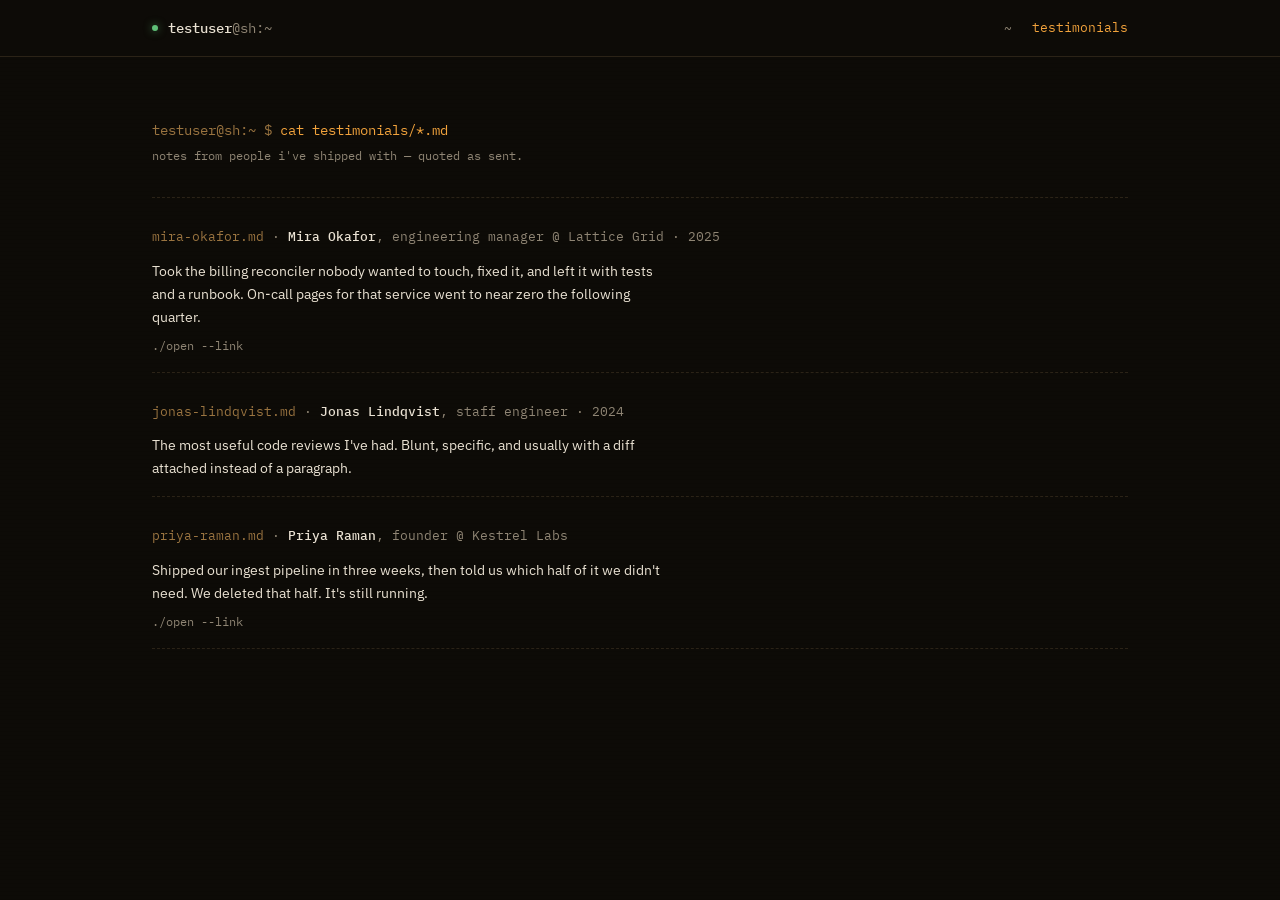
<file: specs/spec/004-show-description/canvas/index.html>
<!doctype html>
<html lang="en" class="dark">
<head>
<meta charset="utf-8">
<meta name="viewport" content="width=device-width, initial-scale=1">
<meta name="theme-color" content="#0d0b07">
<title>testimonials — testuser@sh (direction A, recommended)</title>
<link rel="stylesheet" href="styles.css">
</head>
<body>
<div class="scanlines" aria-hidden="true"></div>
<main class="shell">
  <header class="appbar">
    <div class="appbar-inner">
      <a class="handle" href="home.html" aria-label="home"><span class="dot" aria-hidden="true"></span><span class="txt">testuser<span class="dim">@sh:~</span></span></a>
      <nav class="nav" aria-label="primary">
        <a href="home.html" aria-label="home">~</a>
        <a href="index.html" aria-current="page">testimonials</a>
      </nav>
    </div>
  </header>

  <div class="scroll">
    <section class="container">
      <p class="cmd">testuser@sh:~ $ <span class="c">cat testimonials/*.md</span></p>
      <p class="sub">notes from people i've shipped with — quoted as sent.</p>

      <ul class="files">
        <li>
          <p class="file-h">
            <span class="slug">mira-okafor.md</span>
            <span class="who"><span class="name">Mira Okafor</span><span class="meta">, engineering manager @ Lattice Grid</span><span class="meta year"> · 2025</span></span>
          </p>
          <p class="quote">Took the billing reconciler nobody wanted to touch, fixed it, and left it with tests and a runbook. On-call pages for that service went to near zero the following quarter.</p>
          <a class="ghost" href="#" target="_blank" rel="noreferrer">./open --link</a>
        </li>
        <li>
          <p class="file-h">
            <span class="slug">jonas-lindqvist.md</span>
            <span class="who"><span class="name">Jonas Lindqvist</span><span class="meta">, staff engineer</span><span class="meta year"> · 2024</span></span>
          </p>
          <p class="quote">The most useful code reviews I've had. Blunt, specific, and usually with a diff attached instead of a paragraph.</p>
        </li>
        <li>
          <p class="file-h">
            <span class="slug">priya-raman.md</span>
            <span class="who"><span class="name">Priya Raman</span><span class="meta">, founder @ Kestrel Labs</span></span>
          </p>
          <p class="quote">Shipped our ingest pipeline in three weeks, then told us which half of it we didn't need. We deleted that half. It's still running.</p>
          <a class="ghost" href="#" target="_blank" rel="noreferrer">./open --link</a>
        </li>
      </ul>
    </section>
  </div>
</main>

<script>
window.ANNOTATIONS = [
  [".appbar .handle", "appbar: positive status dot + SHELL handle; nav lowercase, active item in accent (aria-current)"],
  [".cmd", "command header: {SHELL} $ in accent-muted, command in accent (AGENTS.md:179-184)"],
  [".sub", "subtitle: 12px text-secondary, dry first-person copy"],
  [".files li:first-child .file-h", "row header, mono 13px: {slug}.md accent-muted · name 500 · role/company/year text-secondary"],
  [".files li:first-child .quote", "quote: IBM Plex Sans 14px/1.65, max 65ch — sans is for reading (rule 3)"],
  [".files li:first-child .ghost", "optional link: ghost button text → accent on hover, label ./open --link"],
  [".files li:nth-child(2) .file-h", "no company: no dangling @ (AC-003.2)"],
  [".files li:nth-child(3) .file-h", "no year: no trailing · (AC-003.2)"]
];
</script>
<script src="annotate.js"></script>
</body>
</html>
</file>
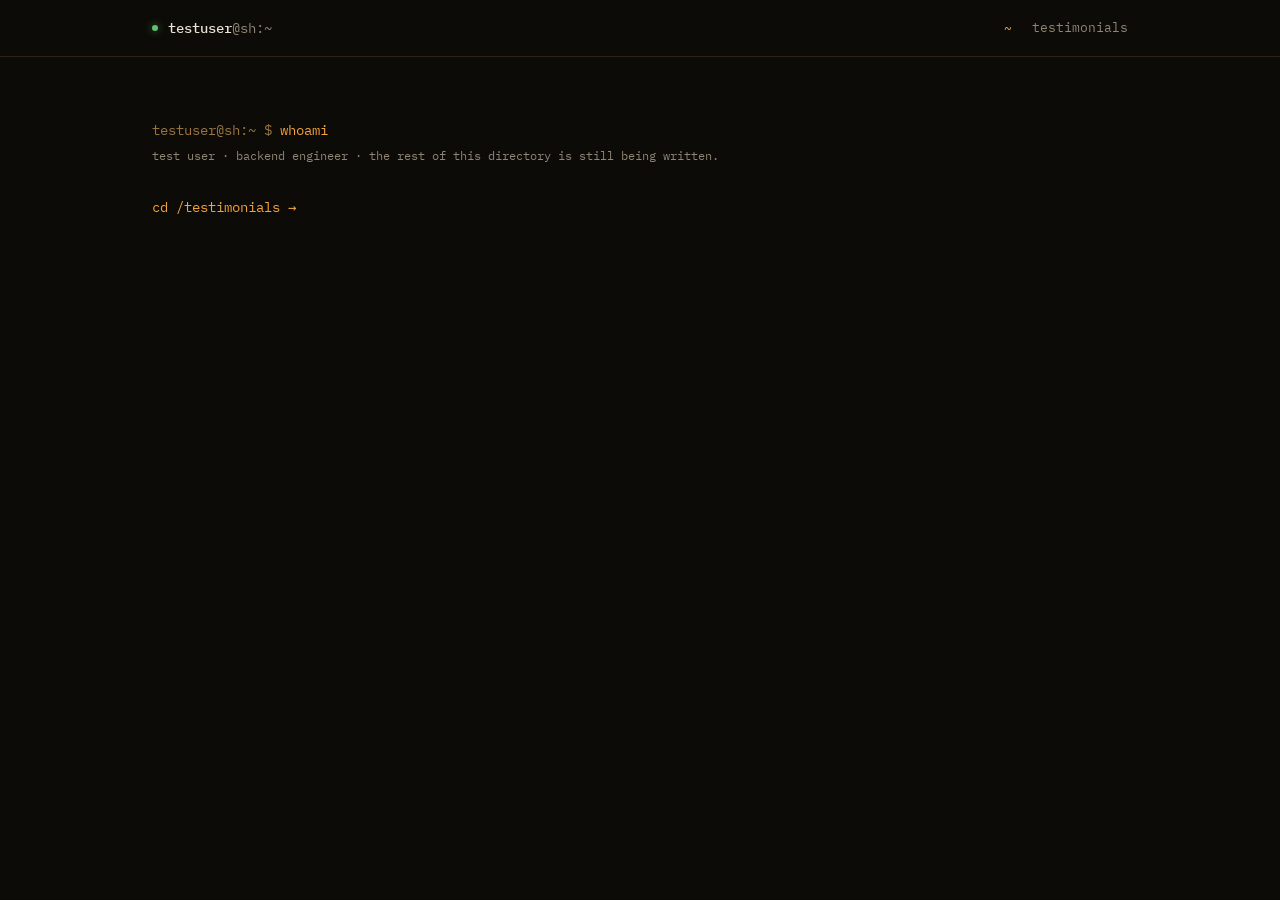
<file: specs/spec/004-show-description/canvas/home.html>
<!doctype html>
<html lang="en" class="dark">
<head>
<meta charset="utf-8">
<meta name="viewport" content="width=device-width, initial-scale=1">
<meta name="theme-color" content="#0d0b07">
<title>testuser@sh:~</title>
<link rel="stylesheet" href="styles.css">
</head>
<body>
<div class="scanlines" aria-hidden="true"></div>
<main class="shell">
  <header class="appbar">
    <div class="appbar-inner">
      <a class="handle" href="home.html" aria-label="home"><span class="dot" aria-hidden="true"></span><span class="txt">testuser<span class="dim">@sh:~</span></span></a>
      <nav class="nav" aria-label="primary">
        <a href="home.html" aria-label="home" aria-current="page">~</a>
        <a href="index.html">testimonials</a>
      </nav>
    </div>
  </header>

  <div class="scroll">
    <section class="container">
      <p class="cmd">testuser@sh:~ $ <span class="c">whoami</span></p>
      <p class="sub">test user · backend engineer · the rest of this directory is still being written.</p>

      <a class="cd" href="index.html">cd /testimonials →</a>
    </section>
  </div>
</main>

<script>
window.ANNOTATIONS = [
  [".cmd", "minimal home: plain whoami (the typed whoami --verbose hero is a later feature)"],
  [".sub", "one-line placeholder identity from prompt:21-23; replaced by the person later (A1)"],
  [".cd", "navigation-away link is always cd (AGENTS.md:192-194): accent, accent-hover on hover"]
];
</script>
<script src="annotate.js"></script>
</body>
</html>
</file>
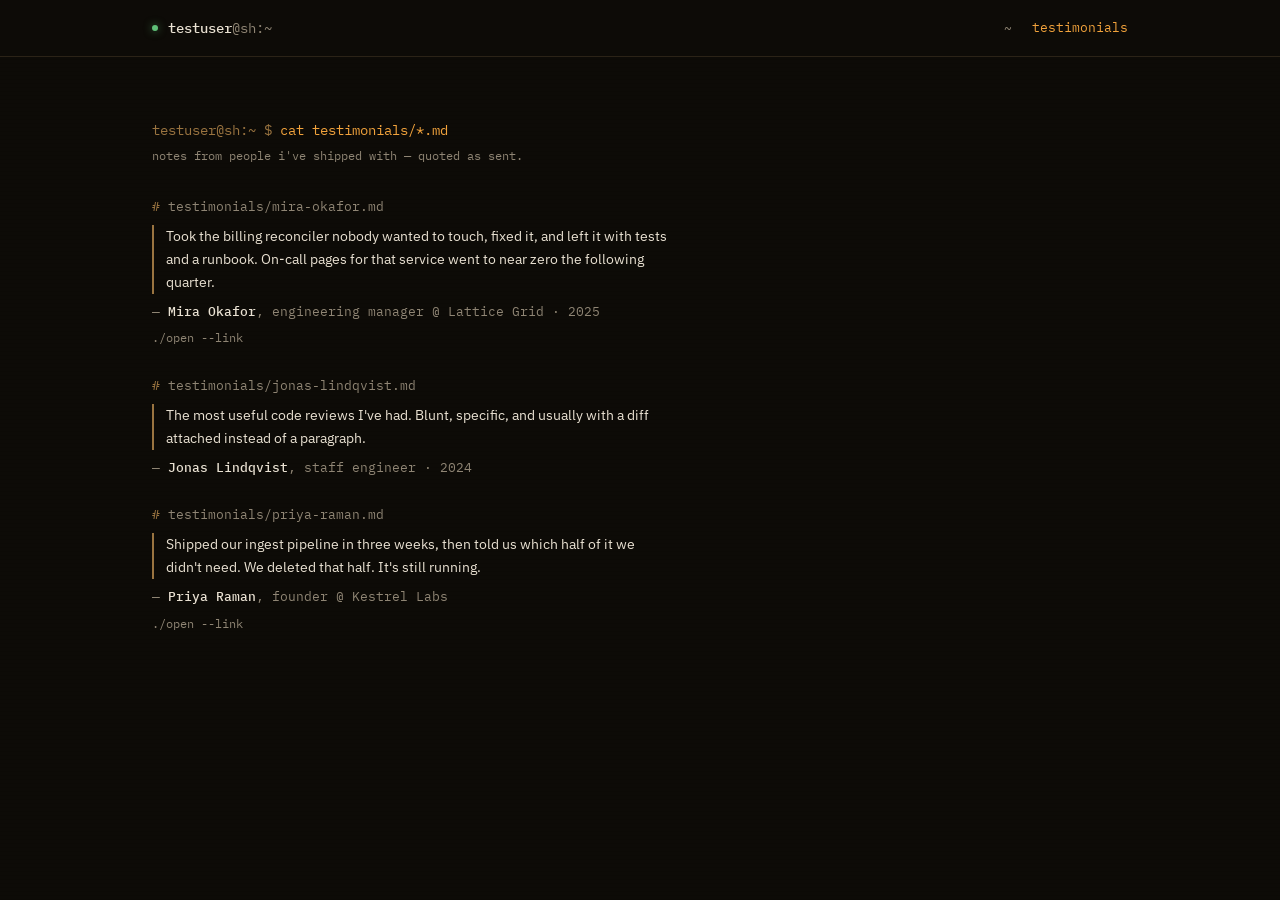
<file: specs/spec/004-show-description/canvas/testimonials-alt.html>
<!doctype html>
<html lang="en" class="dark">
<head>
<meta charset="utf-8">
<meta name="viewport" content="width=device-width, initial-scale=1">
<meta name="theme-color" content="#0d0b07">
<title>testimonials — testuser@sh (direction B, alternative: literal file output)</title>
<link rel="stylesheet" href="styles.css">
</head>
<body>
<div class="scanlines" aria-hidden="true"></div>
<main class="shell">
  <header class="appbar">
    <div class="appbar-inner">
      <a class="handle" href="home.html" aria-label="home"><span class="dot" aria-hidden="true"></span><span class="txt">testuser<span class="dim">@sh:~</span></span></a>
      <nav class="nav" aria-label="primary">
        <a href="home.html" aria-label="home">~</a>
        <a href="index.html" aria-current="page">testimonials</a>
      </nav>
    </div>
  </header>

  <div class="scroll">
    <section class="container">
      <p class="cmd">testuser@sh:~ $ <span class="c">cat testimonials/*.md</span></p>
      <p class="sub">notes from people i've shipped with — quoted as sent.</p>

      <div class="doc">
        <article>
          <p class="fh"><span class="hash">#</span> testimonials/mira-okafor.md</p>
          <blockquote class="bq">Took the billing reconciler nobody wanted to touch, fixed it, and left it with tests and a runbook. On-call pages for that service went to near zero the following quarter.</blockquote>
          <p class="attr">— <span class="name">Mira Okafor</span>, engineering manager @ Lattice Grid · 2025</p>
          <a class="ghost" href="#" target="_blank" rel="noreferrer">./open --link</a>
        </article>
        <article>
          <p class="fh"><span class="hash">#</span> testimonials/jonas-lindqvist.md</p>
          <blockquote class="bq">The most useful code reviews I've had. Blunt, specific, and usually with a diff attached instead of a paragraph.</blockquote>
          <p class="attr">— <span class="name">Jonas Lindqvist</span>, staff engineer · 2024</p>
        </article>
        <article>
          <p class="fh"><span class="hash">#</span> testimonials/priya-raman.md</p>
          <blockquote class="bq">Shipped our ingest pipeline in three weeks, then told us which half of it we didn't need. We deleted that half. It's still running.</blockquote>
          <p class="attr">— <span class="name">Priya Raman</span>, founder @ Kestrel Labs</p>
          <a class="ghost" href="#" target="_blank" rel="noreferrer">./open --link</a>
        </article>
      </div>
    </section>
  </div>
</main>

<script>
window.ANNOTATIONS = [
  [".doc article:first-child .fh", "file name as a # comment line (stacks' note idiom, AGENTS.md:233-234)"],
  [".doc article:first-child .bq", "quote as a markdown blockquote: 2px accent-muted left rule, sans body (AGENTS.md:260-264)"],
  [".doc article:first-child .attr", "attribution below the quote, mono text-secondary, name in text-primary"],
  [".doc article:nth-child(2)", "no dashed borders: files are separated by whitespace only"]
];
</script>
<script src="annotate.js"></script>
</body>
</html>
</file>
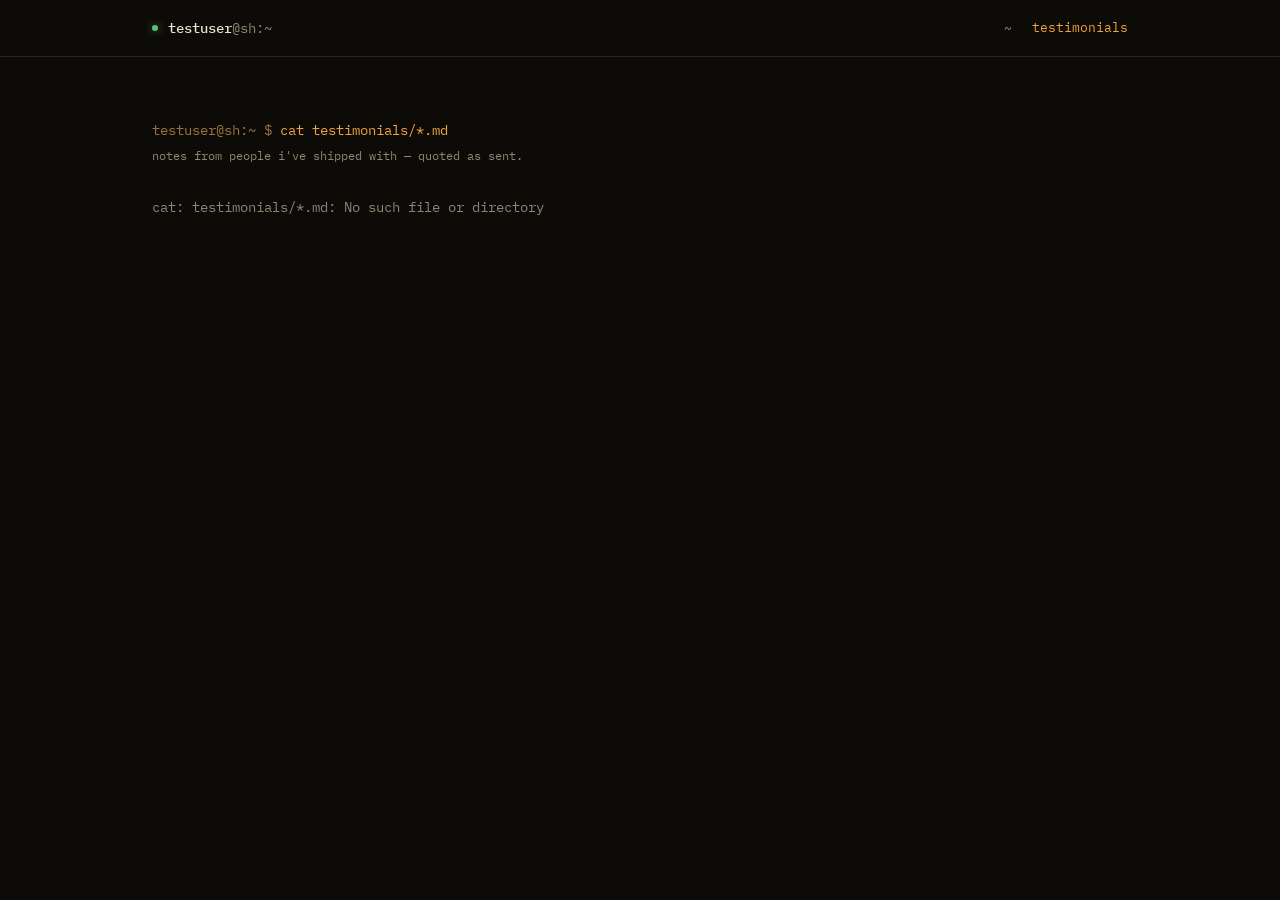
<file: specs/spec/004-show-description/canvas/testimonials-empty.html>
<!doctype html>
<html lang="en" class="dark">
<head>
<meta charset="utf-8">
<meta name="viewport" content="width=device-width, initial-scale=1">
<meta name="theme-color" content="#0d0b07">
<title>testimonials — empty state</title>
<link rel="stylesheet" href="styles.css">
</head>
<body>
<div class="scanlines" aria-hidden="true"></div>
<main class="shell">
  <header class="appbar">
    <div class="appbar-inner">
      <a class="handle" href="home.html" aria-label="home"><span class="dot" aria-hidden="true"></span><span class="txt">testuser<span class="dim">@sh:~</span></span></a>
      <nav class="nav" aria-label="primary">
        <a href="home.html" aria-label="home">~</a>
        <a href="index.html" aria-current="page">testimonials</a>
      </nav>
    </div>
  </header>

  <div class="scroll">
    <section class="container">
      <p class="cmd">testuser@sh:~ $ <span class="c">cat testimonials/*.md</span></p>
      <p class="sub">notes from people i've shipped with — quoted as sent.</p>

      <p class="empty">cat: testimonials/*.md: No such file or directory</p>
    </section>
  </div>
</main>

<script>
window.ANNOTATIONS = [
  [".empty", "empty data: the shell's own error line, text-secondary, no rows (AC-003.3, AGENTS.md:199-200)"]
];
</script>
<script src="annotate.js"></script>
</body>
</html>
</file>
<file: specs/spec/004-show-description/canvas/styles.css>
/* Canvas stylesheet for spec/004-show-description.
   Mirrors the harness token block (AGENTS.md:56-74, amber) and the Tailwind
   utilities the implementation will use. Class → Tailwind mapping is listed in
   design.md so the implementer can transcribe 1:1. */
@import url(fonts.css);

:root,
.dark {
  --background: #0d0b07;
  --foreground: #e9e1d2;
  --text-primary: #e9e1d2;
  --text-secondary: #8f8574;
  --border: #2b2317;
  --secondary-background: #151109;
  --secondary-background-hover: #1c1710;
  --secondary-border: #3a2f1e;
  --accent: #f2a33c;
  --accent-hover: #ffb654;
  --accent-muted: #9a7440;
  --positive: #5fbf77;
  --negative: #d96a5a;
  --glow-accent: 0 0 18px rgb(242 163 60 / 0.35);
  --glow-positive: 0 0 8px rgb(95 191 119 / 0.6);
  --font-mono: "IBM Plex Mono", ui-monospace, SFMono-Regular, Menlo, Consolas, monospace;
  --font-sans: "IBM Plex Sans", system-ui, -apple-system, "Segoe UI", sans-serif;
}

/* browser chrome is themed too (AGENTS.md:83-92) */
html {
  color-scheme: dark;
  scrollbar-width: thin;
  scrollbar-color: var(--border) transparent;
}
*::-webkit-scrollbar { width: 8px; height: 8px; }
*::-webkit-scrollbar-track { background: transparent; }
*::-webkit-scrollbar-thumb { background: var(--border); border-radius: 0; }
*::-webkit-scrollbar-thumb:hover { background: var(--secondary-border); }
*::-webkit-scrollbar-corner { background: transparent; }

* { box-sizing: border-box; }
body {
  margin: 0;
  background: var(--background);
  color: var(--foreground);
  font-family: var(--font-mono);
  font-size: 14px;
  line-height: 1.5;
  -webkit-font-smoothing: antialiased;
}
a { color: inherit; }
:focus-visible { outline: 1px solid var(--accent); outline-offset: 2px; }

/* scanlines sit BEHIND content: z-0 vs z-10 (AGENTS.md:167-169) */
.scanlines {
  position: fixed;
  inset: 0;
  z-index: 0;
  pointer-events: none;
  background: repeating-linear-gradient(to bottom, transparent 0 3px, rgb(0 0 0 / 0.12) 3px 4px);
  opacity: 0.4;
}

/* Canvas note: the real layout locks <main> to h-screen and scrolls an inner
   region (AGENTS.md:163-166). The canvas lets the document scroll instead so a
   screenshot can capture a whole page; it looks identical in the viewport. */
main.shell {
  position: relative;
  z-index: 10;
  display: flex;
  flex-direction: column;
  min-height: 100dvh;
  font-family: var(--font-mono);
}

/* appbar: fixed, hairline bottom, same max-w-5xl wrapper as pages (rule 6) */
.appbar {
  position: fixed;
  top: 0;
  left: 0;
  right: 0;
  z-index: 20;
  background: var(--background);
  border-bottom: 1px solid var(--border);
}
.appbar-inner {
  margin: 0 auto;
  width: 100%;
  max-width: 64rem;            /* max-w-5xl */
  padding: 0 1rem;             /* px-4 */
  height: 3.5rem;              /* h-14 */
  display: flex;
  align-items: center;
  justify-content: space-between;
  flex-wrap: nowrap;
  white-space: nowrap;         /* mono navs overflow early (recipe step 4) */
}
@media (min-width: 640px) { .appbar-inner { padding: 0 1.5rem; } }  /* sm:px-6 */
.handle {
  display: inline-flex;
  align-items: center;
  gap: 0.625rem;
  font-size: 14px;
  font-weight: 500;
  color: var(--text-primary);
  text-decoration: none;
}
.handle .dim { color: var(--text-secondary); font-weight: 400; }
.handle .txt { white-space: nowrap; }
.dot {
  width: 6px;
  height: 6px;
  border-radius: 9999px;       /* the one allowed rounded-full: a status dot */
  background: var(--positive);
  box-shadow: var(--glow-positive);
}
.nav { display: flex; gap: 1.25rem; font-size: 13px; }
.nav a { color: var(--text-secondary); text-decoration: none; }
.nav a:hover { color: var(--accent); }
.nav a[aria-current="page"] { color: var(--accent); }

/* scroll region: mt-14 while there is no ticker (see design.md D3) */
.scroll { flex: 1; padding-top: 3.5rem; }

/* Container (AGENTS.md:170-174) */
.container {
  margin: 0 auto;
  display: flex;
  flex-direction: column;
  width: 100%;
  max-width: 64rem;
  padding: 3rem 1rem 4rem;     /* pt-12 px-4 */
  min-height: calc(100dvh - 100px);
  overflow: hidden;
  animation: fade-up 0.45s ease-out both;
}
@media (min-width: 640px) { .container { padding-left: 1.5rem; padding-right: 1.5rem; } }
@media (min-width: 768px) { .container { padding-top: 4rem; } }   /* md:pt-16 */
@keyframes fade-up {
  from { opacity: 0; transform: translateY(8px); }
  to   { opacity: 1; transform: none; }
}

/* command header (AGENTS.md:179-184) */
.cmd { margin: 0; font-size: 14px; color: var(--accent-muted); }
.cmd .c { color: var(--accent); }
.sub { margin: 0.375rem 0 0; font-size: 12px; color: var(--text-secondary); }

/* cd link (AGENTS.md:192-194) */
.cd {
  display: inline-block;
  align-self: flex-start;
  margin-top: 2rem;
  font-size: 14px;
  color: var(--accent);
  text-decoration: none;
}
.cd:hover { color: var(--accent-hover); }

/* ---- direction A: dashed file list ------------------------------------ */
.files {
  list-style: none;
  margin: 2rem 0 0;
  padding: 0;
  border-top: 1px dashed var(--border);
}
.files li { border-bottom: 1px dashed var(--border); padding: 1rem 0; }
/* Row header: one line on sm+ ({slug}.md · name, role @ company · year);
   below sm the file name takes its own line and the who-line wraps on its
   own, the year staying attached to the text before it (no orphaned ·). */
.file-h {
  display: flex;
  flex-wrap: wrap;
  column-gap: 0.5rem;
  row-gap: 0.125rem;
  min-width: 0;
  font-size: 13px;
}
.file-h .slug { color: var(--accent-muted); flex-basis: 100%; }
.file-h .who  { min-width: 0; }
.file-h .name { color: var(--text-primary); font-weight: 500; }
.file-h .meta { color: var(--text-secondary); }
.file-h .year { white-space: nowrap; }
@media (min-width: 640px) {
  .file-h .slug { flex-basis: auto; }
  .file-h .slug::after { content: " ·"; color: var(--text-secondary); }
}
.quote {
  margin: 0.5rem 0 0;
  max-width: 65ch;
  font-family: var(--font-sans);
  font-size: 14px;
  line-height: 1.65;
  color: var(--text-primary);
}
.ghost {
  display: inline-block;
  margin-top: 0.5rem;
  font-size: 12px;
  color: var(--text-secondary);
  text-decoration: none;
}
.ghost:hover { color: var(--accent); }
.empty { margin: 2rem 0 0; font-size: 14px; color: var(--text-secondary); }

/* ---- direction B: literal file output ---------------------------------- */
.doc { margin-top: 2rem; display: flex; flex-direction: column; gap: 1.75rem; }
.fh { margin: 0; font-size: 13px; color: var(--text-secondary); }
.fh .hash { color: var(--accent-muted); }
.bq {
  margin: 0.5rem 0 0;
  padding-left: 0.75rem;
  border-left: 2px solid var(--accent-muted);
  max-width: 65ch;
  font-family: var(--font-sans);
  font-size: 14px;
  line-height: 1.65;
  color: var(--text-primary);
}
.attr { margin: 0.5rem 0 0; font-size: 13px; color: var(--text-secondary); }
.attr .name { color: var(--text-primary); font-weight: 500; }

/* ---- 404 (AGENTS.md:298-302) -------------------------------------------- */
.out { margin: 0.25rem 0 0; font-size: 14px; color: var(--text-primary); }
.tree { margin: 1.5rem 0 0; padding: 0; list-style: none; font-size: 14px; }
.tree .br { color: var(--accent-muted); }
.tree a { color: var(--text-primary); text-decoration: none; }
.tree a:hover { color: var(--accent); }
.exit { margin: 2rem 0 0; font-size: 12px; color: var(--text-secondary); }

/* ---- accessibility floor (rule 9) -------------------------------------- */
@media (prefers-reduced-motion: reduce) {
  *, *::before, *::after { animation: none !important; transition: none !important; }
}

/* ---- canvas-only: numbered annotations when ?annotate=1 ----------------- */
.ann-badge {
  position: absolute;
  z-index: 50;
  width: 18px;
  height: 18px;
  display: flex;
  align-items: center;
  justify-content: center;
  background: var(--accent);
  color: var(--background);
  font: 600 11px/1 var(--font-mono);
  outline: 1px solid var(--background);
}
.ann-legend {
  position: fixed;
  right: 12px;
  bottom: 12px;
  z-index: 50;
  margin: 0;
  padding: 8px 12px 8px 28px;
  max-width: 320px;
  background: var(--secondary-background);
  border: 1px solid var(--secondary-border);
  color: var(--text-secondary);
  font: 11px/1.5 var(--font-mono);
}
.ann-legend li::marker { color: var(--accent); font-weight: 600; }
</file>
